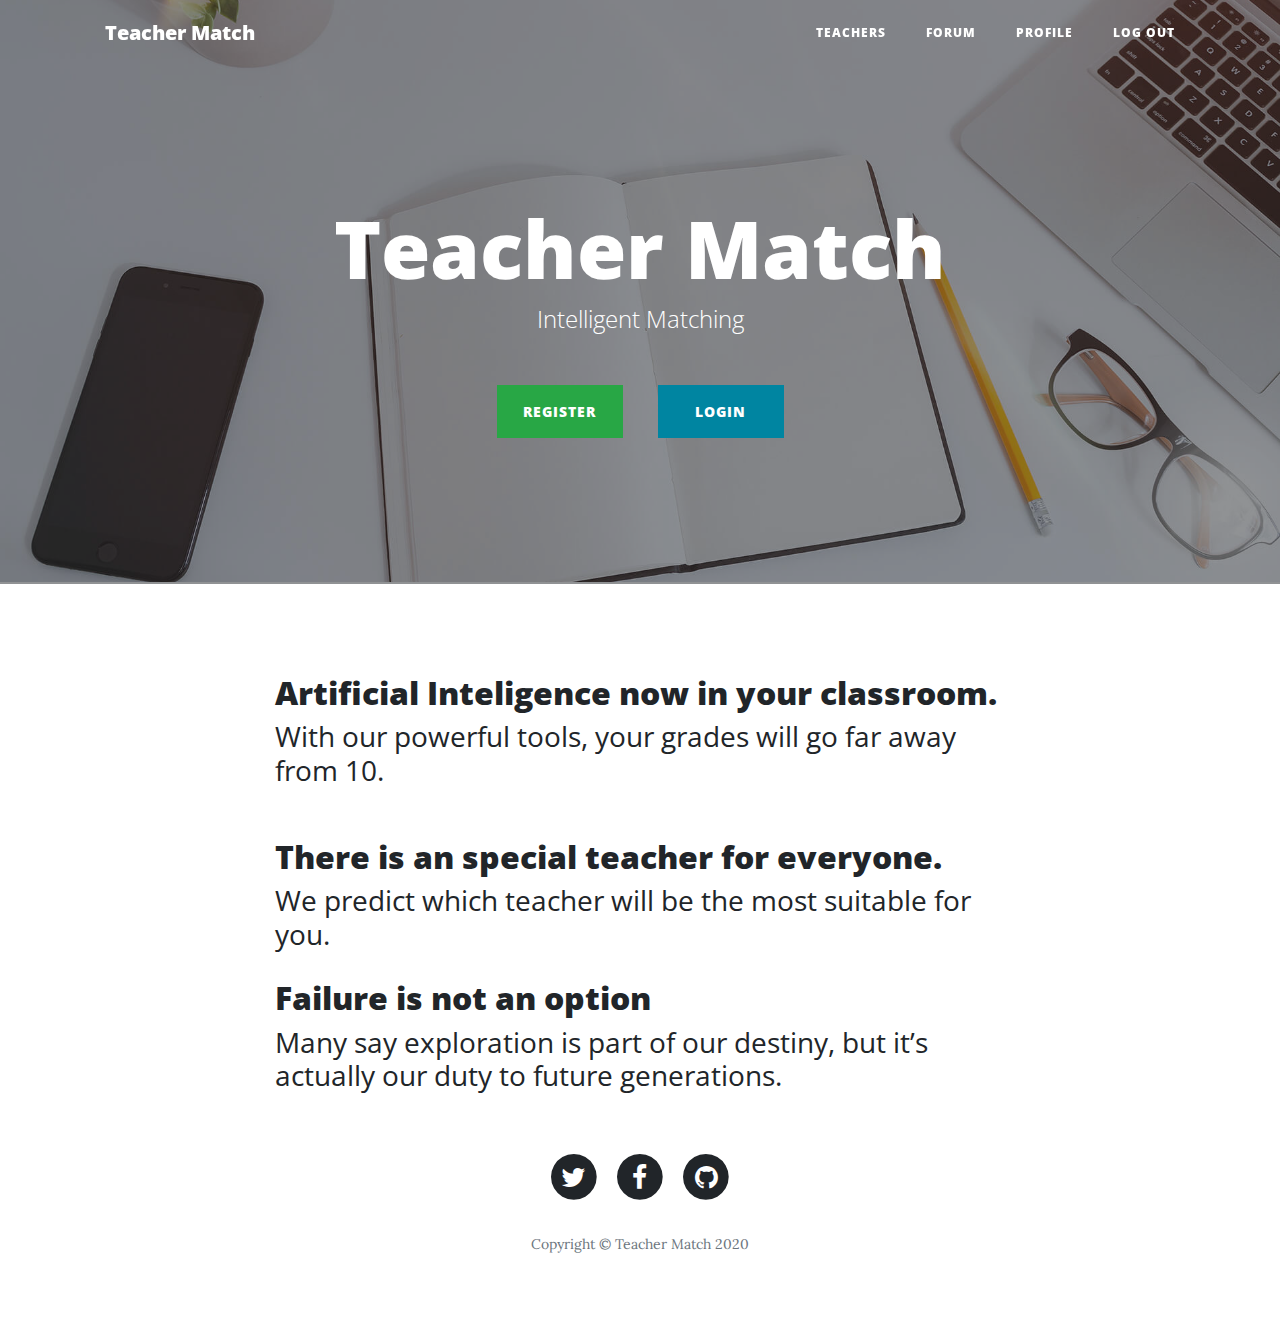
<file: index.html>
<!DOCTYPE html>
<html>

<head>
    <meta charset="utf-8">
    <meta name="viewport" content="width=device-width, initial-scale=1.0, shrink-to-fit=no">
    <title>Home - Brand</title>
    <link rel="stylesheet" href="assets/bootstrap/css/bootstrap.min.css">
    <link rel="stylesheet" href="https://fonts.googleapis.com/css?family=Open+Sans:300italic,400italic,600italic,700italic,800italic,400,300,600,700,800">
    <link rel="stylesheet" href="https://fonts.googleapis.com/css?family=Lora:400,700,400italic,700italic">
    <link rel="stylesheet" href="assets/fonts/font-awesome.min.css">
    <link rel="stylesheet" href="assets/fonts/ionicons.min.css">
    <link rel="stylesheet" href="assets/css/Login-Form-Clean.css">
    <link rel="stylesheet" href="assets/css/Login-Form-Dark.css">
    <link rel="stylesheet" href="assets/css/Registration-Form-with-Photo.css">
</head>

<body>
    <nav class="navbar navbar-light navbar-expand-lg fixed-top" id="mainNav">
        <div class="container"><a class="navbar-brand" href="index.html">Teacher Match</a><button data-toggle="collapse" data-target="#navbarResponsive" class="navbar-toggler" aria-controls="navbarResponsive" aria-expanded="false" aria-label="Toggle navigation"><i class="fa fa-bars"></i></button>
            <div
                class="collapse navbar-collapse" id="navbarResponsive">
                <ul class="nav navbar-nav ml-auto">
                    <li class="nav-item" role="presentation"><a class="nav-link" href="index.html">Teachers</a></li>
                    <li class="nav-item" role="presentation"><a class="nav-link" href="about.html">forum</a></li>
                    <li class="nav-item" role="presentation"><a class="nav-link" href="contact.html">Profile</a></li>
                    <li class="nav-item" role="presentation"><a class="nav-link" href="#">LOG OUT</a></li>
                </ul>
        </div>
        </div>
    </nav>
    <header class="masthead" style="background-image:url('assets/img/home-bg.jpg');">
        <div class="overlay" style="height: 584px;"></div>
        <div class="container" style="height: 582px;">
            <div class="row">
                <div class="col-md-10 col-lg-8 mx-auto">
                    <div class="site-heading">
                        <h1>Teacher Match</h1><span class="subheading">Intelligent Matching</span>
                        <div class="btn-group" role="group" style="margin-top: 53px;"><a class="btn btn-success" role="button" style="margin-right: 36px;width: 126px;" href="register.html">REGISTER</a><a class="btn btn-primary" role="button" style="width: 126px;" href="login.html">LOGIN</a></div>
                    </div>
                </div>
            </div>
        </div>
    </header>
    <div class="container">
        <div class="row" style="padding-top: 22px;">
            <div class="col-md-10 col-lg-8 offset-xl-2 text-left">
                <div class="post-preview">
                    <h2 class="post-title" style="padding-top: 20px;">Artificial Inteligence now in your classroom.</h2><h3 class="post-subtitle"><span style="font-weight: normal;">With our powerful tools, your grades will go far away from 10. </span></h3></div>
                <div class="post-preview">
                    <a href="#">
                        <h2 class="post-title"></h2>
                    </a>
                    <p class="post-meta"></p>
                </div>
                <div class="post-preview">
                    <h2 class="post-title" style="padding-top: 20px;"> There is an special teacher for everyone.</h2><h3 class="post-subtitle"><span style="font-weight: normal;">We predict which teacher will be the most suitable for you.</span></h3></div>
                <div class="post-preview">
                    <h2 class="post-title" style="padding-top: 20px;">Failure is not an option</h2><h3><span style="font-weight: normal;">Many say exploration is part of our destiny, but it’s actually our duty to future generations.</span></h3></div>
            </div>
        </div>
    </div>
    <footer>
        <div class="container">
            <div class="row">
                <div class="col-md-10 col-lg-8 mx-auto">
                    <ul class="list-inline text-center">
                        <li class="list-inline-item"><span class="fa-stack fa-lg"><i class="fa fa-circle fa-stack-2x"></i><i class="fa fa-twitter fa-stack-1x fa-inverse"></i></span></li>
                        <li class="list-inline-item"><span class="fa-stack fa-lg"><i class="fa fa-circle fa-stack-2x"></i><i class="fa fa-facebook fa-stack-1x fa-inverse"></i></span></li>
                        <li class="list-inline-item"><span class="fa-stack fa-lg"><i class="fa fa-circle fa-stack-2x"></i><i class="fa fa-github fa-stack-1x fa-inverse"></i></span></li>
                    </ul>
                    <p class="text-muted copyright">Copyright&nbsp;©&nbsp;Teacher Match 2020</p>
                </div>
            </div>
        </div>
    </footer>
    <script src="assets/js/jquery.min.js"></script>
    <script src="assets/bootstrap/js/bootstrap.min.js"></script>
    <script src="assets/js/buttonCheckbox.js"></script>
    <script src="assets/js/clean-blog.js"></script>
</body>

</html>
</file>
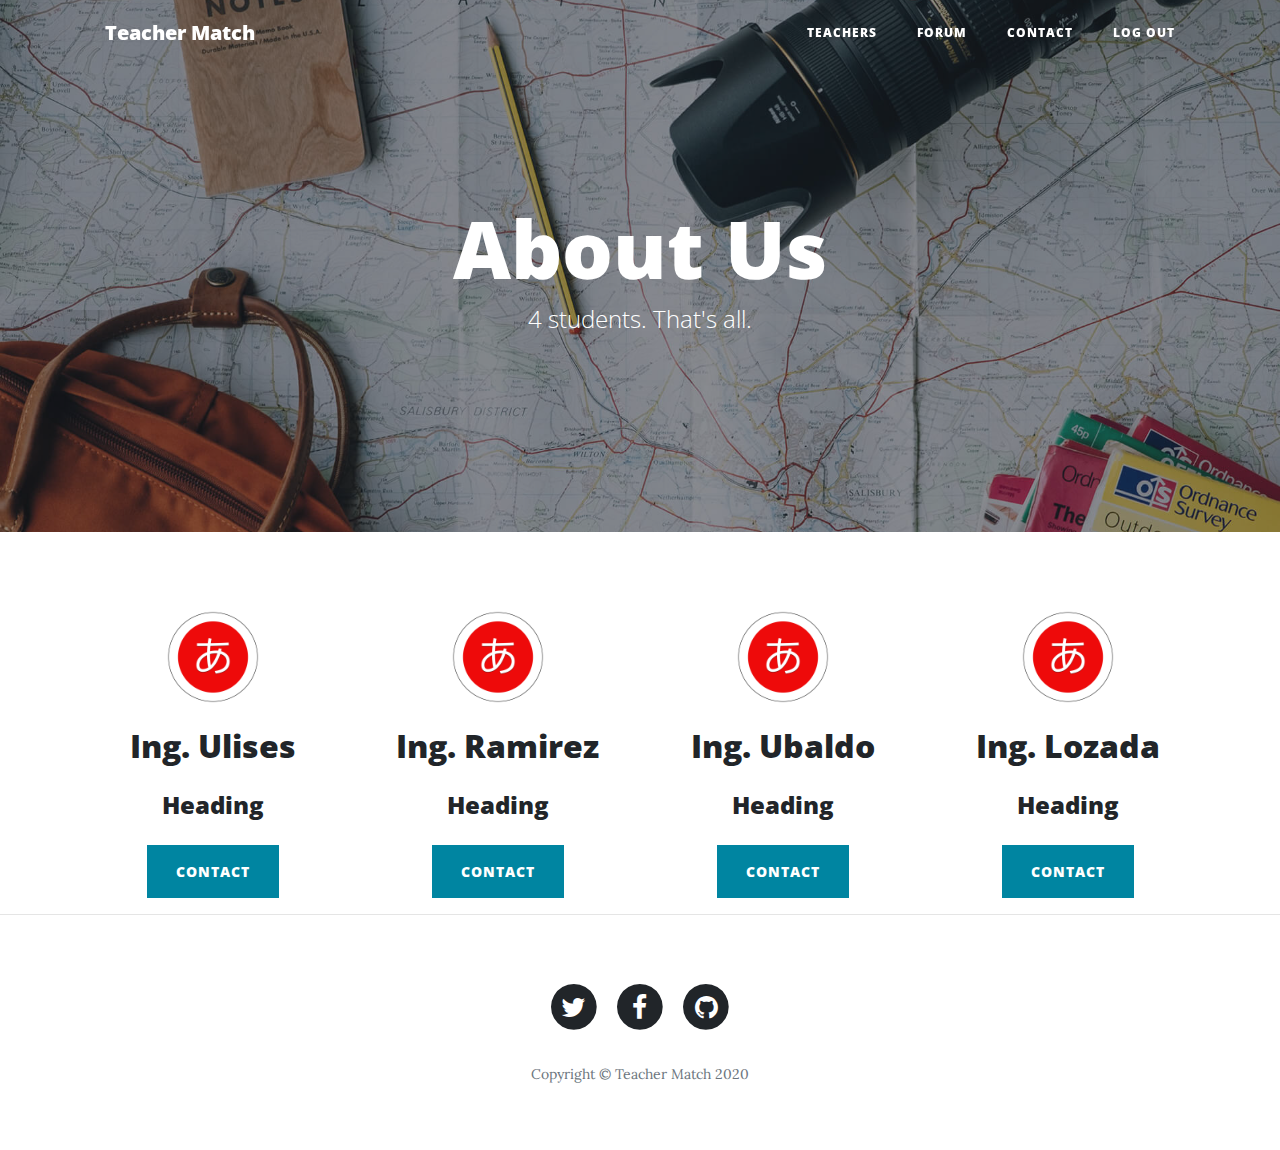
<file: about.html>
<!DOCTYPE html>
<html>

<head>
    <meta charset="utf-8">
    <meta name="viewport" content="width=device-width, initial-scale=1.0, shrink-to-fit=no">
    <title>About us - Brand</title>
    <link rel="stylesheet" href="assets/bootstrap/css/bootstrap.min.css">
    <link rel="stylesheet" href="https://fonts.googleapis.com/css?family=Open+Sans:300italic,400italic,600italic,700italic,800italic,400,300,600,700,800">
    <link rel="stylesheet" href="https://fonts.googleapis.com/css?family=Lora:400,700,400italic,700italic">
    <link rel="stylesheet" href="assets/fonts/font-awesome.min.css">
    <link rel="stylesheet" href="assets/fonts/ionicons.min.css">
    <link rel="stylesheet" href="assets/css/Login-Form-Clean.css">
    <link rel="stylesheet" href="assets/css/Login-Form-Dark.css">
    <link rel="stylesheet" href="assets/css/Registration-Form-with-Photo.css">
</head>

<body>
    <nav class="navbar navbar-light navbar-expand-lg fixed-top" id="mainNav">
        <div class="container"><a class="navbar-brand" href="index.php">Teacher Match</a><button data-toggle="collapse" data-target="#navbarResponsive" class="navbar-toggler" aria-controls="navbarResponsive" aria-expanded="false" aria-label="Toggle navigation"><i class="fa fa-bars"></i></button>
            <div class="collapse navbar-collapse" id="navbarResponsive">
                <ul class="nav navbar-nav ml-auto">
                    <li class="nav-item" role="presentation"><a class="nav-link" href="calificaTeachers.html">Teachers</a></li>
                    <li class="nav-item" role="presentation"><a class="nav-link" href="about.html">forum</a></li>
                    <li class="nav-item" role="presentation"><a class="nav-link" href="contact.html">Contact</a></li>
                    <li class="nav-item" role="presentation"><a class="nav-link" href="#">LOG OUT</a></li>
                </ul>
        </div>
        </div>
    </nav>
    <header class="masthead" style="background-image:url('assets/img/about-bg.jpg');">
        <div class="overlay"></div>
        <div class="container">
            <div class="row">
                <div class="col-md-10 col-lg-8 mx-auto">
                    <div class="site-heading">
                        <h1>About Us</h1><span class="subheading">4 students. That's all.</span></div>
                </div>
            </div>
        </div>
    </header>
    <div class="container">
        <div class="row">
            <div class="col"><img class="rounded-circle d-block m-auto" src="assets/img/newlogoBig.png" style="width: 100px;padding-top: 25px;">
                <h2 class="text-center" style="margin-top: 20px;">Ing. Ulises</h2>
                <h4 class="text-center" style="margin-bottom: 25px;margin-top: 25px;">Heading</h4><button class="btn btn-primary btn-block text-center m-auto" type="button" style="width: 132px;">contact</button></div>
            <div class="col"><img class="rounded-circle d-block m-auto" src="assets/img/newlogoBig.png" style="width: 100px;padding-top: 25px;">
                <h2 class="text-center" style="margin-top: 20px;">Ing. Ramirez</h2>
                <h4 class="text-center" style="margin-top: 25px;margin-bottom: 25px;">Heading</h4><button class="btn btn-primary btn-block text-center m-auto" type="button" style="width: 132px;">contact</button></div>
            <div class="col"><img class="rounded-circle d-block m-auto" src="assets/img/newlogoBig.png" style="width: 100px;padding-top: 25px;">
                <h2 class="text-center" style="margin-top: 20px;">Ing. Ubaldo</h2>
                <h4 class="text-center" style="margin-top: 25px;margin-bottom: 25px;">Heading</h4><button class="btn btn-primary btn-block text-center m-auto" type="button" style="width: 132px;">contact</button></div>
            <div class="col"><img class="rounded-circle d-block m-auto" src="assets/img/newlogoBig.png" style="width: 100px;padding-top: 25px;">
                <h2 class="text-center" style="margin-top: 20px;">Ing. Lozada</h2>
                <h4 class="text-center" style="margin-top: 25px;margin-bottom: 25px;">Heading</h4><button class="btn btn-primary btn-block text-center m-auto" type="button" style="width: 132px;">contact</button></div>
        </div>
    </div>
    <hr>
    <footer>
        <div class="container">
            <div class="row">
                <div class="col-md-10 col-lg-8 mx-auto">
                    <ul class="list-inline text-center">
                        <li class="list-inline-item"><span class="fa-stack fa-lg"><i class="fa fa-circle fa-stack-2x"></i><i class="fa fa-twitter fa-stack-1x fa-inverse"></i></span></li>
                        <li class="list-inline-item"><span class="fa-stack fa-lg"><i class="fa fa-circle fa-stack-2x"></i><i class="fa fa-facebook fa-stack-1x fa-inverse"></i></span></li>
                        <li class="list-inline-item"><span class="fa-stack fa-lg"><i class="fa fa-circle fa-stack-2x"></i><i class="fa fa-github fa-stack-1x fa-inverse"></i></span></li>
                    </ul>
                    <p class="text-muted copyright">Copyright&nbsp;©&nbsp;Teacher Match 2020</p>
                </div>
            </div>
        </div>
    </footer>
    <script src="assets/js/jquery.min.js"></script>
    <script src="assets/bootstrap/js/bootstrap.min.js"></script>
    <script src="assets/js/buttonCheckbox.js"></script>
    <script src="assets/js/clean-blog.js"></script>
</body>

</html>
</file>
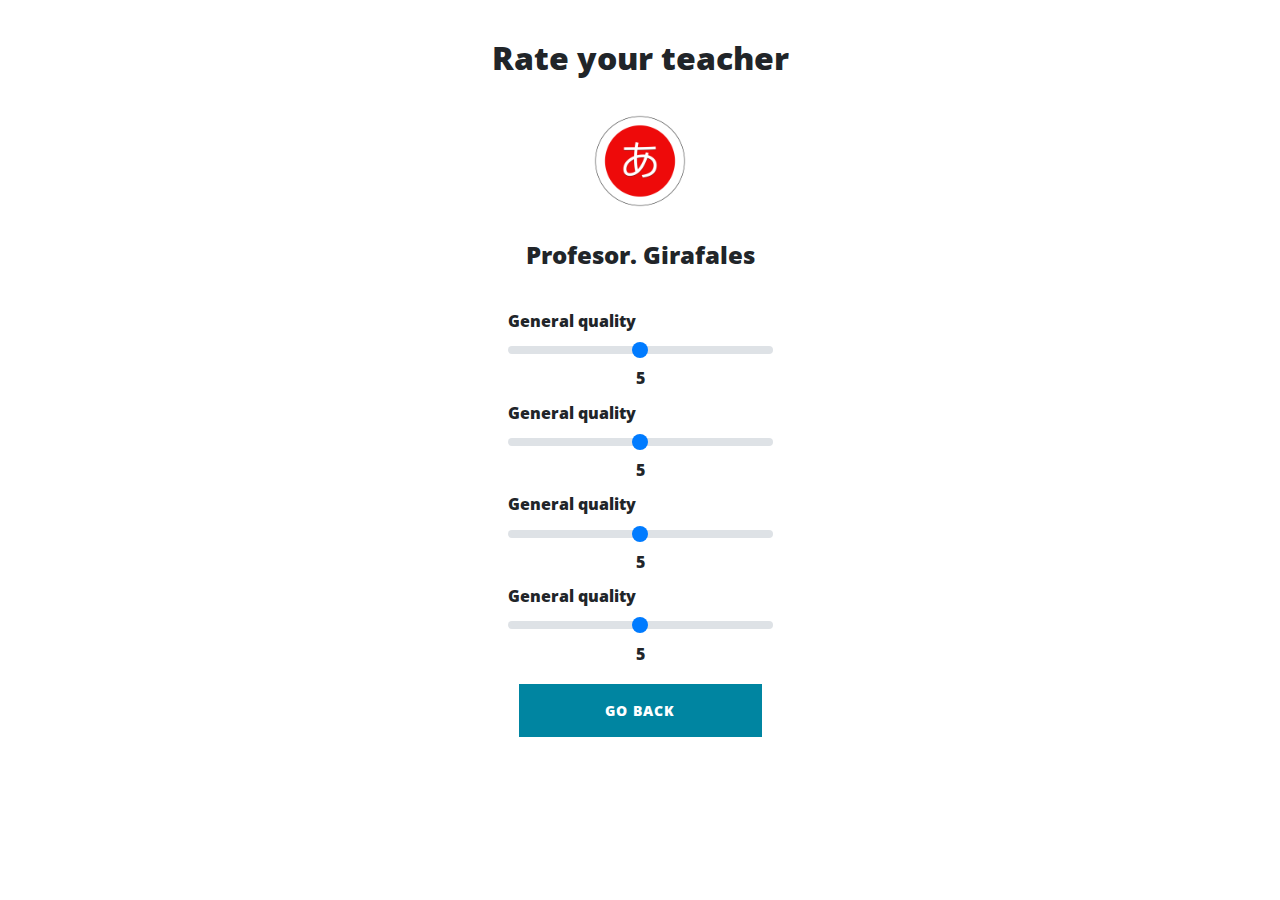
<file: califica.html>
<!DOCTYPE html>
<html>

<head>
    <meta charset="utf-8">
    <meta name="viewport" content="width=device-width, initial-scale=1.0, shrink-to-fit=no">
    <title>teachmatch</title>
    <link rel="stylesheet" href="assets/bootstrap/css/bootstrap.min.css">
    <link rel="stylesheet" href="https://fonts.googleapis.com/css?family=Open+Sans:300italic,400italic,600italic,700italic,800italic,400,300,600,700,800">
    <link rel="stylesheet" href="https://fonts.googleapis.com/css?family=Lora:400,700,400italic,700italic">
    <link rel="stylesheet" href="assets/fonts/font-awesome.min.css">
    <link rel="stylesheet" href="assets/fonts/ionicons.min.css">
    <link rel="stylesheet" href="assets/css/Login-Form-Clean.css">
    <link rel="stylesheet" href="assets/css/Login-Form-Dark.css">
    <link rel="stylesheet" href="assets/css/Registration-Form-with-Photo.css">
</head>

<body>
    <h2 class="text-center" style="height: 64px;margin-top: 39px;">Rate your teacher</h2>
    <form style="padding-right: 100px;padding-left: 100px;max-height: 400px;">
        <div class="container" style="max-width: 338px;"><img class="d-block m-auto" src="assets/img/newlogoBig.png" style="width: 100px;">
            <div class="d-block m-auto" style="max-width: 265px;padding-bottom: 15px;">
                <h4 class="text-center" style="max-width: 381px;padding-top: 30px;">Profesor. Girafales</h4>
                <h6 class="text-left" style="padding-top: 34px;">General quality</h6><input class="custom-range" type="range" required="" min="0" max="10" value="5" step="1" onchange="updateTextInput(this.value,&#39;value1&#39;);" style="max-width: 300px;margin-left: 0px;">
                <h6 class="text-center" id="value1" style="margin-top: 0px;margin-bottom: 0px;">5</h6>
            </div>
            <div class="d-block m-auto" style="max-width: 265px;padding-bottom: 15px;">
                <h6 class="text-left">General quality</h6><input class="custom-range" type="range" required="" min="0" max="10" value="5" step="1" onchange="updateTextInput(this.value,&#39;value2&#39;);" style="max-width: 300px;margin-left: 0px;">
                <h6 class="text-center" id="value2" style="margin-top: 0px;margin-bottom: 0px;">5</h6>
            </div>
            <div class="d-block m-auto" style="max-width: 265px;padding-bottom: 15px;">
                <h6 class="text-left">General quality</h6><input class="custom-range" type="range" required="" min="0" max="10" value="5" step="1" onchange="updateTextInput(this.value,&#39;value3&#39;);" style="max-width: 300px;margin-left: 0px;">
                <h6 class="text-center" id="value3" style="margin-top: 0px;margin-bottom: 0px;">5</h6>
            </div>
            <div class="d-block m-auto" style="max-width: 265px;">
                <h6 class="text-left">General quality</h6><input class="custom-range" type="range" required="" min="0" max="10" value="5" step="1" onchange="updateTextInput(this.value,&#39;value4&#39;);" style="max-width: 300px;margin-left: 0px;">
                <h6 class="text-center" id="value4" style="margin-top: 0px;margin-bottom: 0px;padding-bottom: 20px;">5</h6>
            </div><button class="btn btn-primary btn-block m-auto" type="submit" style="max-width: 243px;margin-bottom: 29px;">go back</button></div>
    </form>
    <script src="assets/js/jquery.min.js"></script>
    <script src="assets/bootstrap/js/bootstrap.min.js"></script>
    <script src="assets/js/buttonCheckbox.js"></script>
    <script src="assets/js/clean-blog.js"></script>
</body>

</html>
</file>
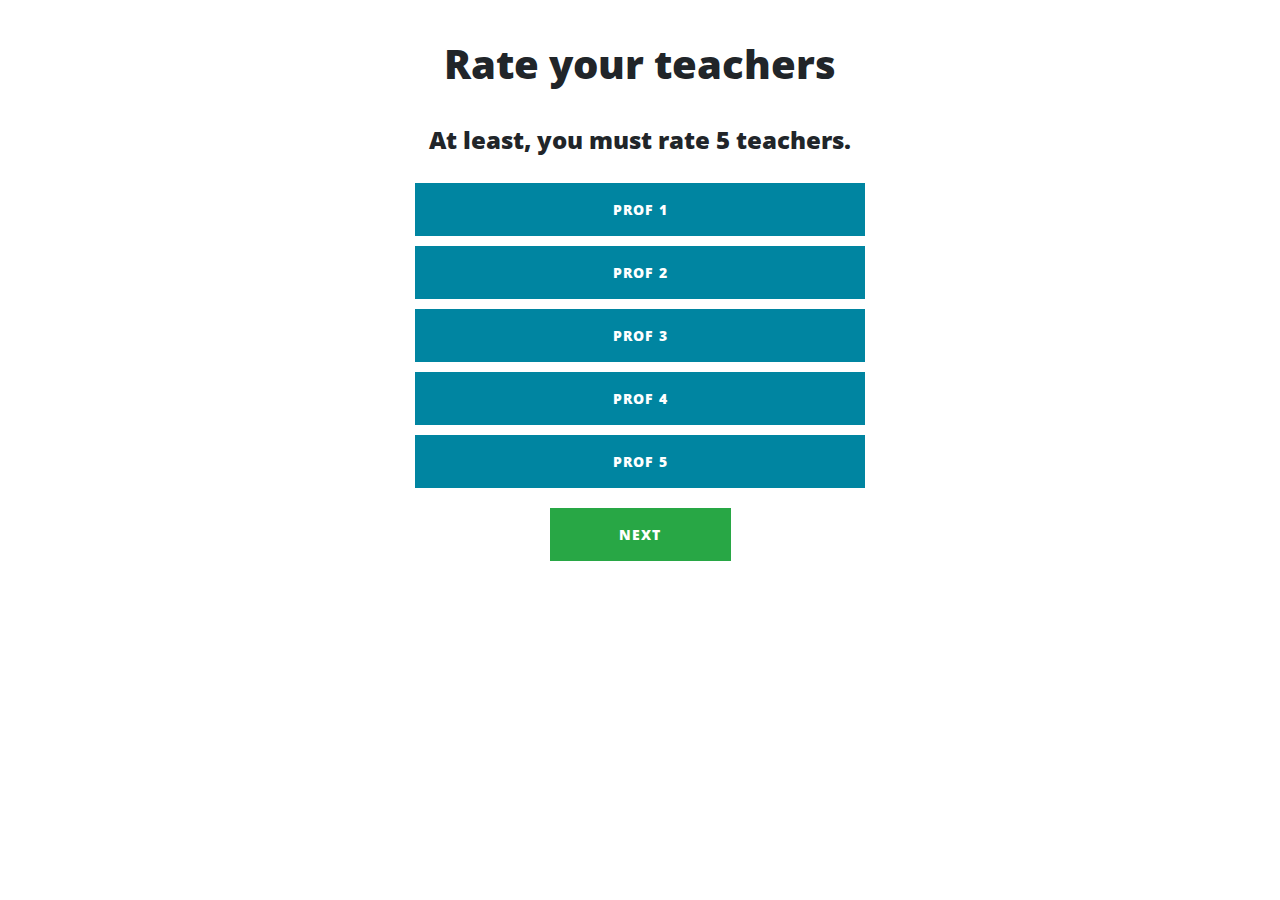
<file: calificaTeachers.html>
<!DOCTYPE html>
<html>

<head>
    <meta charset="utf-8">
    <meta name="viewport" content="width=device-width, initial-scale=1.0, shrink-to-fit=no">
    <title>teachmatch</title>
    <link rel="stylesheet" href="assets/bootstrap/css/bootstrap.min.css">
    <link rel="stylesheet" href="https://fonts.googleapis.com/css?family=Open+Sans:300italic,400italic,600italic,700italic,800italic,400,300,600,700,800">
    <link rel="stylesheet" href="https://fonts.googleapis.com/css?family=Lora:400,700,400italic,700italic">
    <link rel="stylesheet" href="assets/fonts/font-awesome.min.css">
    <link rel="stylesheet" href="assets/fonts/ionicons.min.css">
    <link rel="stylesheet" href="assets/css/Login-Form-Clean.css">
    <link rel="stylesheet" href="assets/css/Login-Form-Dark.css">
    <link rel="stylesheet" href="assets/css/Registration-Form-with-Photo.css">
</head>

<body>
    <h1 class="text-center" style="padding-top: 40px;padding-bottom: 30px;">Rate your teachers</h1>
    <h4 class="text-center">At least, you must rate 5 teachers.</h4>
    <div class="container" style="padding-top: 20px;padding-bottom: 20px;">
        <div class="row">
            <div class="col" style="margin-bottom: 10px;"><a class="btn btn-primary btn-block m-auto" role="button" style="margin-bottom: 10px;max-width: 450px;min-width: 250px;" href="califica.html">PROF 1</a></div>
        </div>
        <div class="row">
            <div class="col" style="margin-bottom: 10px;"><a class="btn btn-primary btn-block m-auto" role="button" style="margin-bottom: 10px;min-width: 250px;max-width: 450px;" href="califica.html">PROF 2</a></div>
        </div>
        <div class="row">
            <div class="col" style="margin-bottom: 10px;"><a class="btn btn-primary btn-block m-auto" role="button" style="margin-bottom: 10px;min-width: 250px;max-width: 450px;" href="califica.html">PROF 3</a></div>
        </div>
        <div class="row">
            <div class="col" style="margin-bottom: 10px;"><a class="btn btn-primary btn-block m-auto" role="button" style="margin-bottom: 10px;min-width: 250px;max-width: 450px;" href="califica.html">PROF 4</a></div>
        </div>
        <div class="row">
            <div class="col"><a class="btn btn-primary btn-block m-auto" role="button" href="califica.html" style="min-width: 250px;max-width: 450px;">PROF 5</a></div>
        </div>
    </div>
    <div class="container"><button class="btn btn-success btn-block m-auto" type="button" style="width: 181px;">next</button></div>
    <script src="assets/js/jquery.min.js"></script>
    <script src="assets/bootstrap/js/bootstrap.min.js"></script>
    <script src="assets/js/buttonCheckbox.js"></script>
    <script src="assets/js/clean-blog.js"></script>
</body>

</html>
</file>
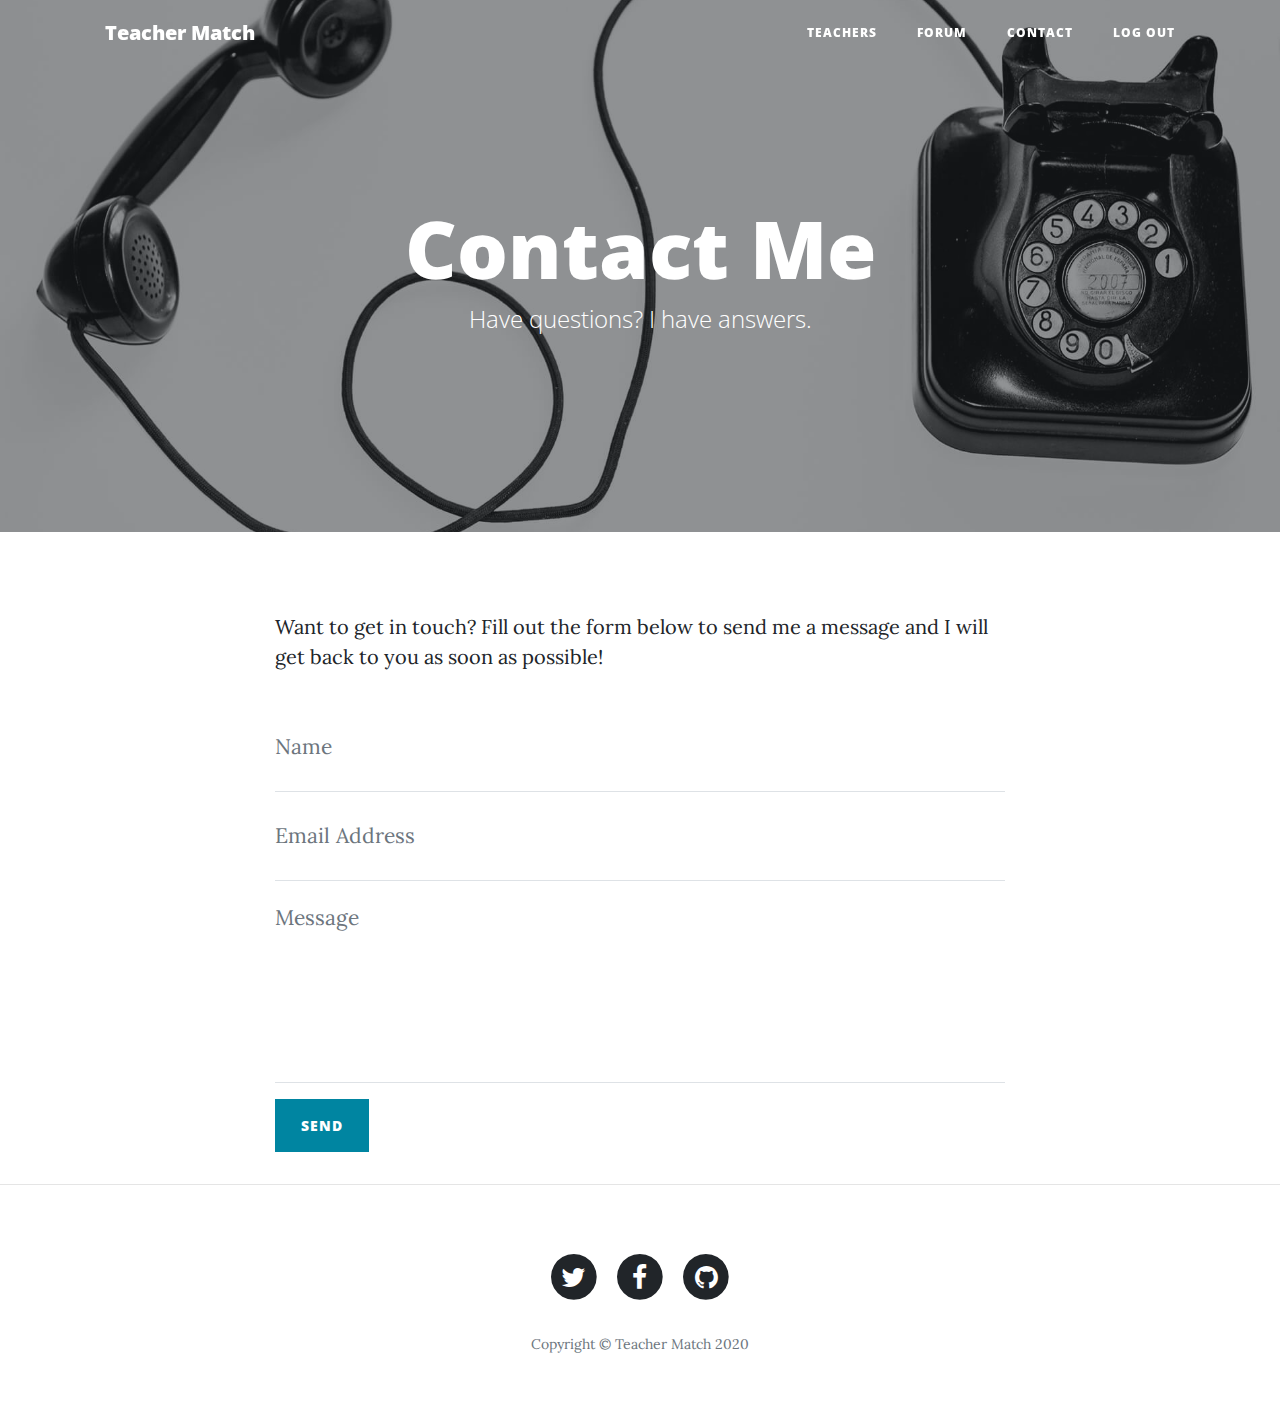
<file: contact.html>
<!DOCTYPE html>
<html>

<head>
    <meta charset="utf-8">
    <meta name="viewport" content="width=device-width, initial-scale=1.0, shrink-to-fit=no">
    <title>Contact us - Brand</title>
    <link rel="stylesheet" href="assets/bootstrap/css/bootstrap.min.css">
    <link rel="stylesheet" href="https://fonts.googleapis.com/css?family=Open+Sans:300italic,400italic,600italic,700italic,800italic,400,300,600,700,800">
    <link rel="stylesheet" href="https://fonts.googleapis.com/css?family=Lora:400,700,400italic,700italic">
    <link rel="stylesheet" href="assets/fonts/font-awesome.min.css">
    <link rel="stylesheet" href="assets/fonts/ionicons.min.css">
    <link rel="stylesheet" href="assets/css/Login-Form-Clean.css">
    <link rel="stylesheet" href="assets/css/Login-Form-Dark.css">
    <link rel="stylesheet" href="assets/css/Registration-Form-with-Photo.css">
</head>

<body>
    <nav class="navbar navbar-light navbar-expand-lg fixed-top" id="mainNav">
        <div class="container"><a class="navbar-brand" href="index.php">Teacher Match</a><button data-toggle="collapse" data-target="#navbarResponsive" class="navbar-toggler" aria-controls="navbarResponsive" aria-expanded="false" aria-label="Toggle navigation"><i class="fa fa-bars"></i></button>
            <div
                class="collapse navbar-collapse" id="navbarResponsive">
                <ul class="nav navbar-nav ml-auto">
                    <li class="nav-item" role="presentation"><a class="nav-link" href="index.html">Teachers</a></li>
                    <li class="nav-item" role="presentation"><a class="nav-link" href="about.html">forum</a></li>
                    <li class="nav-item" role="presentation"><a class="nav-link" href="contact.html">Contact</a></li>
                    <li class="nav-item" role="presentation"><a class="nav-link" href="#">LOG OUT</a></li>
                </ul>
        </div>
        </div>
    </nav>
    <header class="masthead" style="background-image:url('assets/img/contact-bg.jpg');">
        <div class="overlay"></div>
        <div class="container">
            <div class="row">
                <div class="col-md-10 col-lg-8 mx-auto">
                    <div class="site-heading">
                        <h1>Contact Me</h1><span class="subheading">Have questions? I have answers.</span></div>
                </div>
            </div>
        </div>
    </header>
    <div class="container">
        <div class="row">
            <div class="col-md-10 col-lg-8 mx-auto">
                <p>Want to get in touch? Fill out the form below to send me a message and I will get back to you as soon as possible!</p>
                <form id="contactForm" name="sentMessage" novalidate="novalidate">
                    <div class="control-group">
                        <div class="form-group floating-label-form-group controls"><label>Name</label><input class="form-control" type="text" id="name" required="" placeholder="Name"><small class="form-text text-danger help-block"></small></div>
                    </div>
                    <div class="control-group">
                        <div class="form-group floating-label-form-group controls"><label>Email Address</label><input class="form-control" type="email" id="email" required="" placeholder="Email Address"><small class="form-text text-danger help-block"></small></div>
                    </div>
                    <div class="control-group"></div>
                    <div class="control-group">
                        <div class="form-group floating-label-form-group controls mb-3"><label>Message</label><textarea class="form-control" id="message" data-validation-required-message="Please enter a message." required="" placeholder="Message" rows="5"></textarea><small class="form-text text-danger help-block"></small></div>
                    </div>
                    <div id="success"></div>
                    <div class="form-group"><button class="btn btn-primary" id="sendMessageButton" type="submit">Send</button></div>
                </form>
            </div>
        </div>
    </div>
    <hr>
    <footer>
        <div class="container">
            <div class="row">
                <div class="col-md-10 col-lg-8 mx-auto">
                    <ul class="list-inline text-center">
                        <li class="list-inline-item"><span class="fa-stack fa-lg"><i class="fa fa-circle fa-stack-2x"></i><i class="fa fa-twitter fa-stack-1x fa-inverse"></i></span></li>
                        <li class="list-inline-item"><span class="fa-stack fa-lg"><i class="fa fa-circle fa-stack-2x"></i><i class="fa fa-facebook fa-stack-1x fa-inverse"></i></span></li>
                        <li class="list-inline-item"><span class="fa-stack fa-lg"><i class="fa fa-circle fa-stack-2x"></i><i class="fa fa-github fa-stack-1x fa-inverse"></i></span></li>
                    </ul>
                    <p class="text-muted copyright">Copyright&nbsp;©&nbsp;Teacher Match 2020</p>
                </div>
            </div>
        </div>
    </footer>
    <script src="assets/js/jquery.min.js"></script>
    <script src="assets/bootstrap/js/bootstrap.min.js"></script>
    <script src="assets/js/buttonCheckbox.js"></script>
    <script src="assets/js/clean-blog.js"></script>
</body>

</html>
</file>
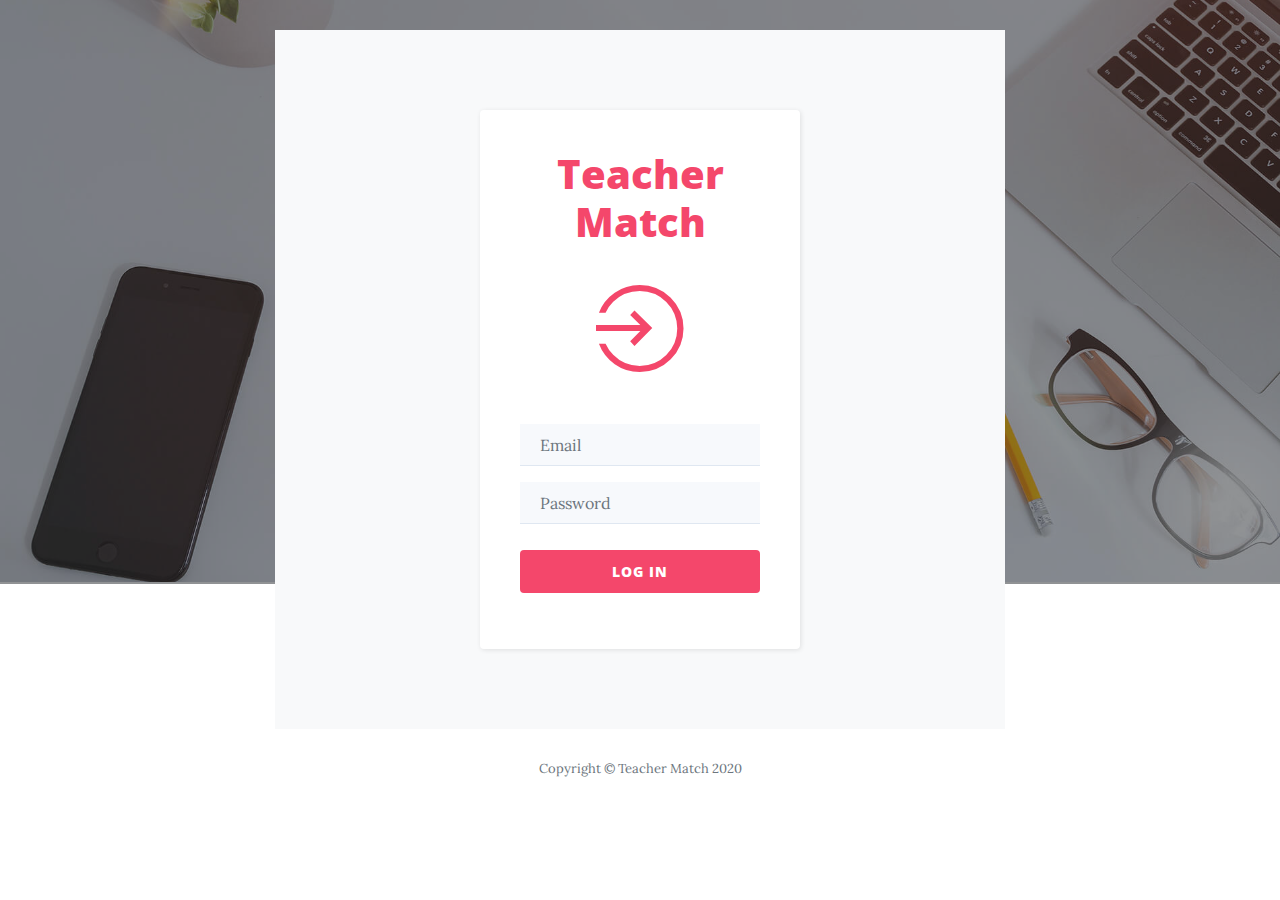
<file: login.html>
<!DOCTYPE html>
<html>

<head>
    <meta charset="utf-8">
    <meta name="viewport" content="width=device-width, initial-scale=1.0, shrink-to-fit=no">
    <title>teachmatch</title>
    <link rel="stylesheet" href="assets/bootstrap/css/bootstrap.min.css">
    <link rel="stylesheet" href="https://fonts.googleapis.com/css?family=Open+Sans:300italic,400italic,600italic,700italic,800italic,400,300,600,700,800">
    <link rel="stylesheet" href="https://fonts.googleapis.com/css?family=Lora:400,700,400italic,700italic">
    <link rel="stylesheet" href="assets/fonts/font-awesome.min.css">
    <link rel="stylesheet" href="assets/fonts/ionicons.min.css">
    <link rel="stylesheet" href="assets/css/Login-Form-Clean.css">
    <link rel="stylesheet" href="assets/css/Login-Form-Dark.css">
    <link rel="stylesheet" href="assets/css/Registration-Form-with-Photo.css">
</head>

<body>

    <header class="masthead" style="background-image:url('assets/img/home-bg.jpg');">
        <div class="overlay" style="height: 584px;"></div>
        <div class="container" style="height: 582px;">
            <div class="row">
                <div class="col-md-10 col-lg-8 mx-auto">
                    <div class="bg-light login-clean" style="margin-top: 30px;">
                        <form action="Controller/login.php  " method="post">
                            <h2 class="sr-only">Login Form</h2>
                            <div class="illustration">
                                <h1>Teacher Match</h1><i class="icon ion-log-in"></i>
                            </div>
                            <div class="form-group"><input class="form-control" type="email" name="email" placeholder="Email" id="email" required></div>
                            <div class="form-group"><input class="form-control" type="password" name="password" placeholder="Password" required></div>
                            <!-- <div class='alert alert-danger' style='padding: 0; line-height: 15px; font-size:15px; text-align: center;'>
                                <a href='#email' class='alert-link' style='text-decoration: none;'>Usuario no registrado.</a>                        
                            </div> -->
                            <div class="form-group"><button class="btn btn-primary btn-block" type="submit">Log In</button></div></form>
                    </div>
                    <div class="container" style="text-align: center; font-size: 13px; color: #6c757d!important;">
                        <p>Copyright&nbsp;©&nbsp;Teacher Match 2020<br></p>
                    </div>
                    <!-- <div class="site-heading">
                        
                    </div> -->
                </div>
            </div>
        </div>
    </header>

    <script src="assets/js/jquery.min.js"></script>
    <script src="assets/bootstrap/js/bootstrap.min.js"></script>
    <script src="assets/js/buttonCheckbox.js"></script>
    <script src="assets/js/clean-blog.js"></script>
</body>

</html>
</file>
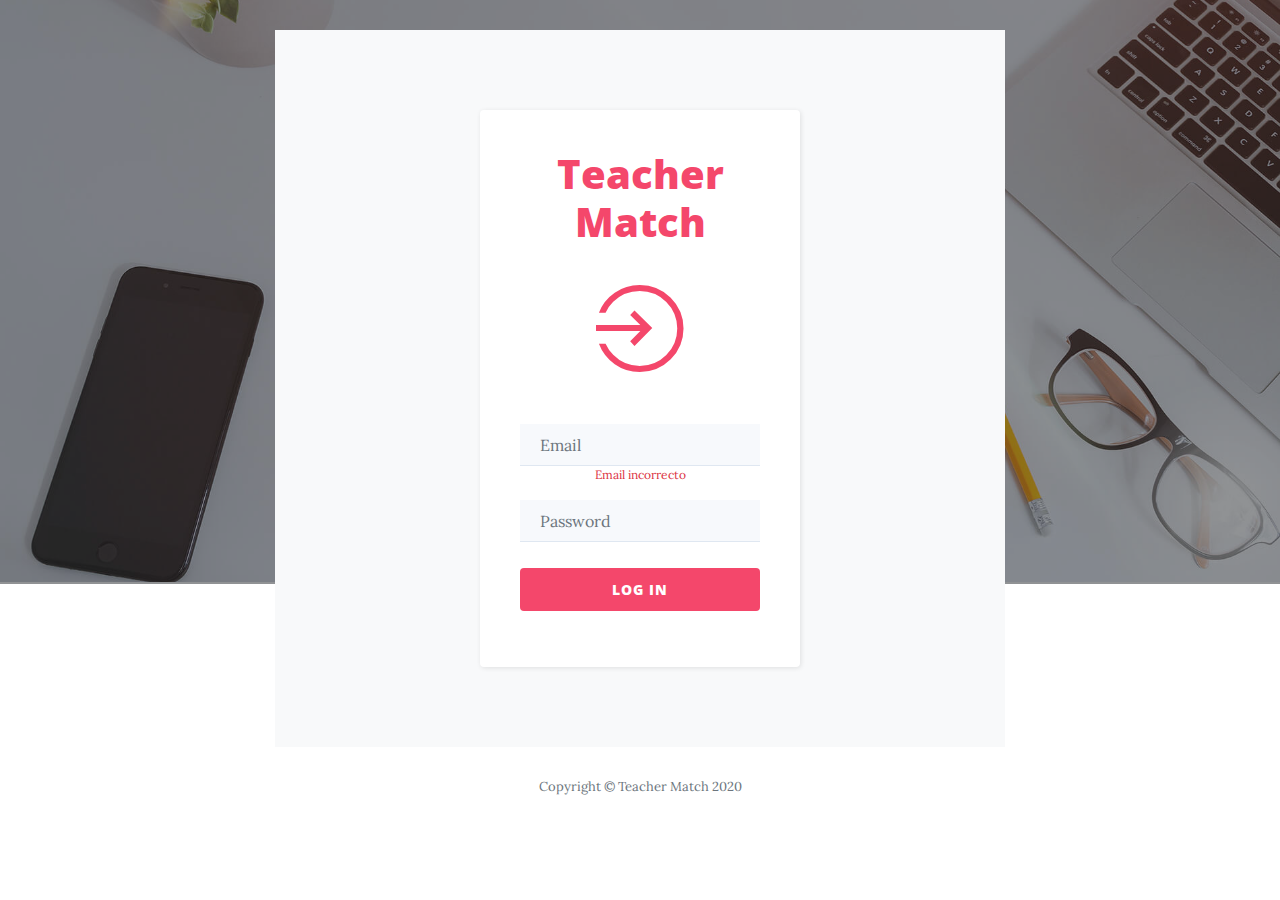
<file: loginEmailWrong.html>
<!DOCTYPE html>
<html>

<head>
    <meta charset="utf-8">
    <meta name="viewport" content="width=device-width, initial-scale=1.0, shrink-to-fit=no">
    <title>teachmatch</title>
    <link rel="stylesheet" href="assets/bootstrap/css/bootstrap.min.css">
    <link rel="stylesheet" href="https://fonts.googleapis.com/css?family=Open+Sans:300italic,400italic,600italic,700italic,800italic,400,300,600,700,800">
    <link rel="stylesheet" href="https://fonts.googleapis.com/css?family=Lora:400,700,400italic,700italic">
    <link rel="stylesheet" href="assets/fonts/font-awesome.min.css">
    <link rel="stylesheet" href="assets/fonts/ionicons.min.css">
    <link rel="stylesheet" href="assets/css/Login-Form-Clean.css">
    <link rel="stylesheet" href="assets/css/Login-Form-Dark.css">
    <link rel="stylesheet" href="assets/css/Registration-Form-with-Photo.css">
</head>

<body>

    <header class="masthead" style="background-image:url('assets/img/home-bg.jpg');">
        <div class="overlay" style="height: 584px;"></div>
        <div class="container" style="height: 582px;">
            <div class="row">
                <div class="col-md-10 col-lg-8 mx-auto">
                    <div class="bg-light login-clean" style="margin-top: 30px;">
                        <form action="Controller/login.php  " method="post">
                            <h2 class="sr-only">Login Form</h2>
                            <div class="illustration">
                                <h1>Teacher Match</h1><i class="icon ion-log-in"></i>
                            </div>
                            <div class="form-group">
                                <input class="form-control" type="email" name="email" placeholder="Email" id="email" required>
                                <p class="text-danger" style="font-size:12px; text-align: center; margin: 0px; padding: 0px;">Email incorrecto</p>
                            </div>
                            <div class="form-group"><input class="form-control" type="password" name="password" placeholder="Password" required></div>
                            <!-- <div class='alert alert-danger' style='padding: 0; line-height: 15px; font-size:15px; text-align: center;'>
                                <a href='#email' class='alert-link' style='text-decoration: none;'>Usuario no registrado.</a>                        
                            </div> -->
                            <div class="form-group"><button class="btn btn-primary btn-block" type="submit">Log In</button></div></form>
                    </div>
                    <div class="container" style="text-align: center; font-size: 13px; color: #6c757d!important;">
                        <p>Copyright&nbsp;©&nbsp;Teacher Match 2020<br></p>
                    </div>
                    <!-- <div class="site-heading">
                        
                    </div> -->
                </div>
            </div>
        </div>
    </header>

    <script src="assets/js/jquery.min.js"></script>
    <script src="assets/bootstrap/js/bootstrap.min.js"></script>
    <script src="assets/js/buttonCheckbox.js"></script>
    <script src="assets/js/clean-blog.js"></script>
</body>

</html>
</file>
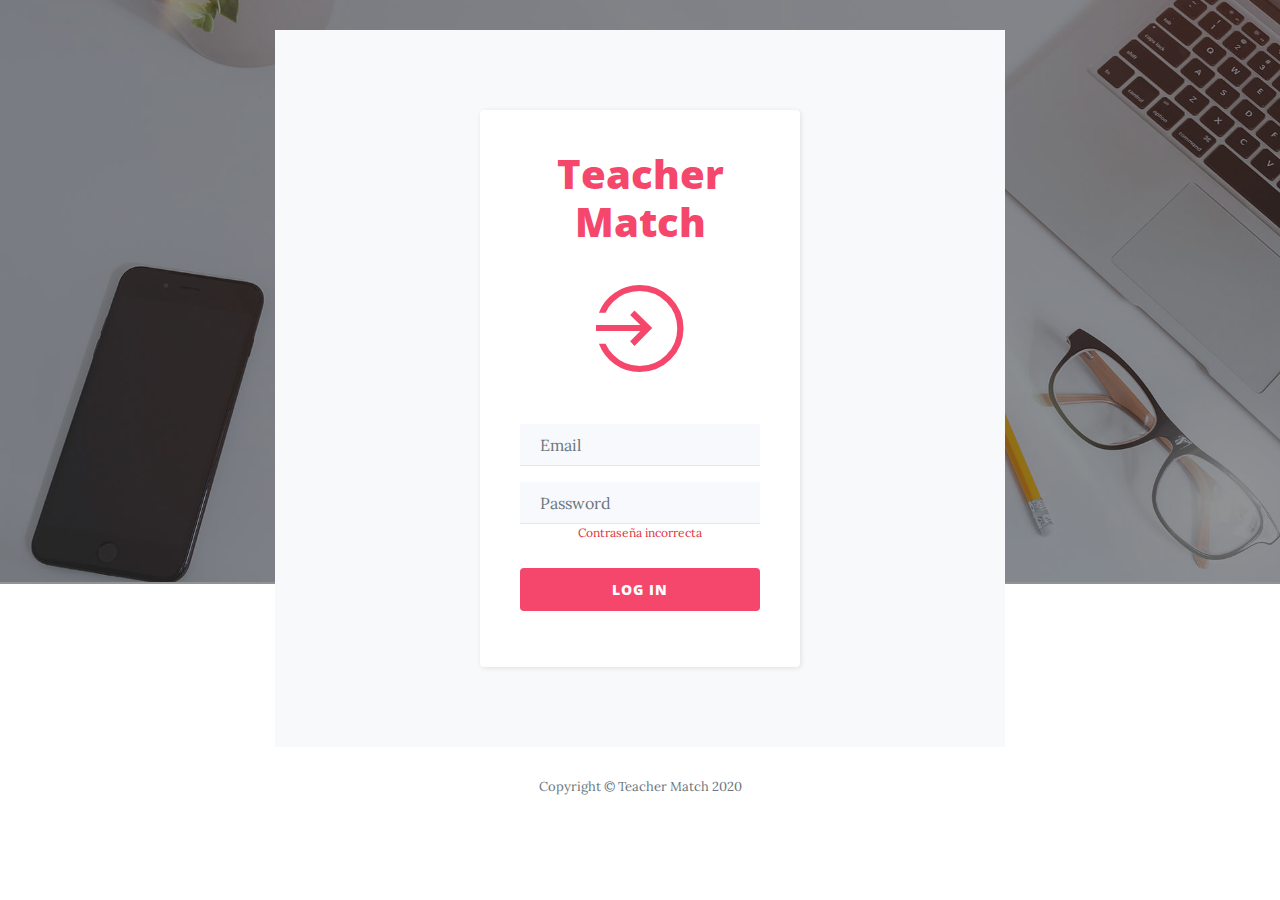
<file: loginPassWrong.html>
<!DOCTYPE html>
<html>

<head>
    <meta charset="utf-8">
    <meta name="viewport" content="width=device-width, initial-scale=1.0, shrink-to-fit=no">
    <title>teachmatch</title>
    <link rel="stylesheet" href="assets/bootstrap/css/bootstrap.min.css">
    <link rel="stylesheet" href="https://fonts.googleapis.com/css?family=Open+Sans:300italic,400italic,600italic,700italic,800italic,400,300,600,700,800">
    <link rel="stylesheet" href="https://fonts.googleapis.com/css?family=Lora:400,700,400italic,700italic">
    <link rel="stylesheet" href="assets/fonts/font-awesome.min.css">
    <link rel="stylesheet" href="assets/fonts/ionicons.min.css">
    <link rel="stylesheet" href="assets/css/Login-Form-Clean.css">
    <link rel="stylesheet" href="assets/css/Login-Form-Dark.css">
    <link rel="stylesheet" href="assets/css/Registration-Form-with-Photo.css">
</head>

<body>

    <header class="masthead" style="background-image:url('assets/img/home-bg.jpg');">
        <div class="overlay" style="height: 584px;"></div>
        <div class="container" style="height: 582px;">
            <div class="row">
                <div class="col-md-10 col-lg-8 mx-auto">
                    <div class="bg-light login-clean" style="margin-top: 30px;">
                        <form action="Controller/login.php  " method="post">
                            <h2 class="sr-only">Login Form</h2>
                            <div class="illustration">
                                <h1>Teacher Match</h1><i class="icon ion-log-in"></i>
                            </div>
                            <div class="form-group"><input class="form-control" type="email" name="email" placeholder="Email" id="email" required></div>
                            <div class="form-group">
                                <input class="form-control" type="password" name="password" placeholder="Password" required>
                                <p class="text-danger" style="font-size:12px; text-align: center; margin: 0px;">Contraseña incorrecta</p>
                            </div>
                            <!-- <div class='alert alert-danger' style='padding: 0; line-height: 15px; font-size:15px; text-align: center;'>
                                <a href='#email' class='alert-link' style='text-decoration: none;'>Usuario no registrado.</a>                        
                            </div> -->
                            <div class="form-group"><button class="btn btn-primary btn-block" type="submit">Log In</button></div></form>
                    </div>
                    <div class="container" style="text-align: center; font-size: 13px; color: #6c757d!important;">
                        <p>Copyright&nbsp;©&nbsp;Teacher Match 2020<br></p>
                    </div>
                    <!-- <div class="site-heading">
                        
                    </div> -->
                </div>
            </div>
        </div>
    </header>

    <script src="assets/js/jquery.min.js"></script>
    <script src="assets/bootstrap/js/bootstrap.min.js"></script>
    <script src="assets/js/buttonCheckbox.js"></script>
    <script src="assets/js/clean-blog.js"></script>
</body>

</html>
</file>
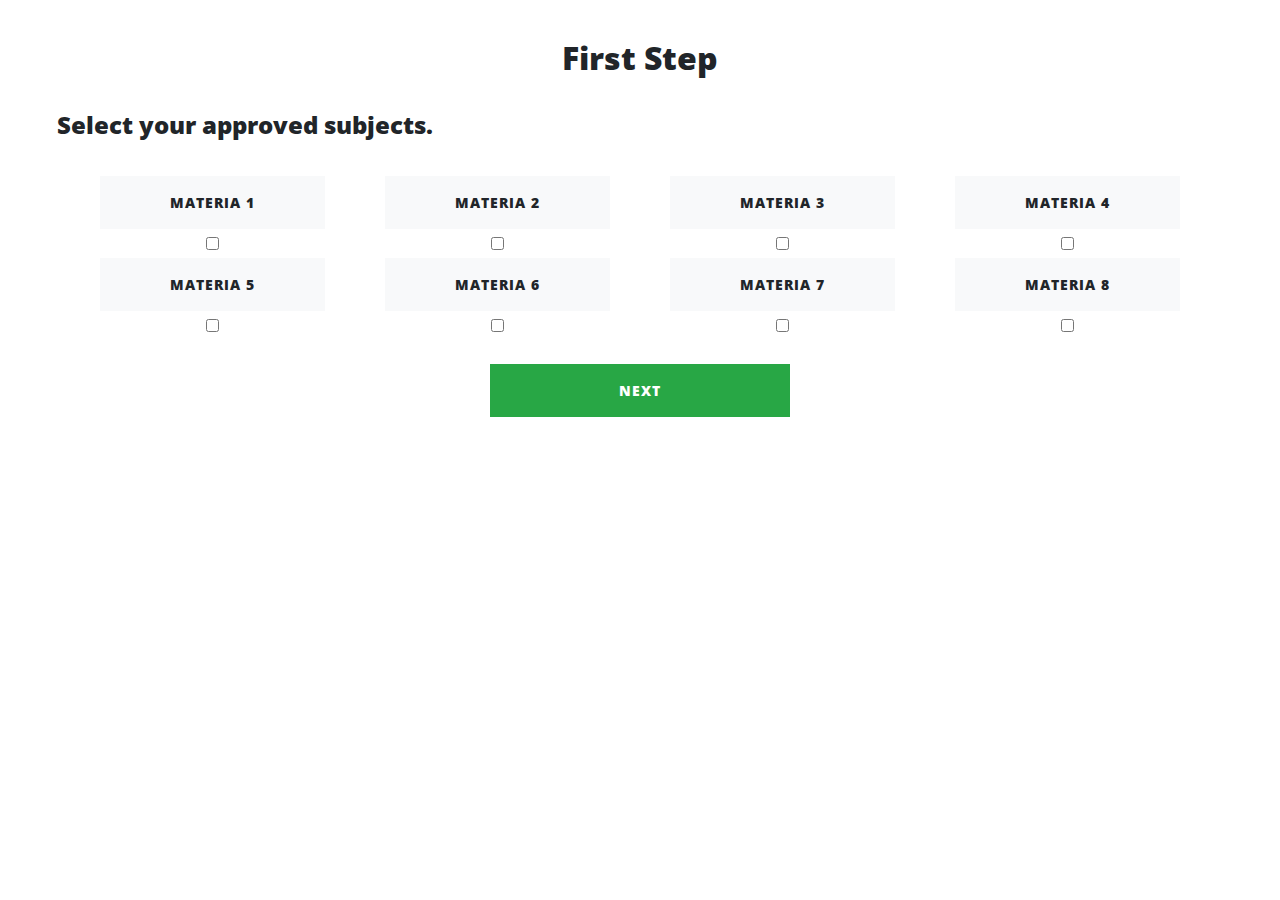
<file: materias.html>
<!DOCTYPE html>
<html>

<head>
    <meta charset="utf-8">
    <meta name="viewport" content="width=device-width, initial-scale=1.0, shrink-to-fit=no">
    <title>teachmatch</title>
    <link rel="stylesheet" href="assets/bootstrap/css/bootstrap.min.css">
    <link rel="stylesheet" href="https://fonts.googleapis.com/css?family=Open+Sans:300italic,400italic,600italic,700italic,800italic,400,300,600,700,800">
    <link rel="stylesheet" href="https://fonts.googleapis.com/css?family=Lora:400,700,400italic,700italic">
    <link rel="stylesheet" href="assets/fonts/font-awesome.min.css">
    <link rel="stylesheet" href="assets/fonts/ionicons.min.css">
    <link rel="stylesheet" href="assets/css/Login-Form-Clean.css">
    <link rel="stylesheet" href="assets/css/Login-Form-Dark.css">
    <link rel="stylesheet" href="assets/css/Registration-Form-with-Photo.css">
</head>

<body>
    <h2 class="text-center" style="height: 64px;margin-top: 39px;">First Step</h2>
    <h4 style="padding-left: 57px;padding-bottom: 28px;">Select your approved subjects.</h4>
    <div>
        <div class="container">
            <div class="row">
                <div class="col-md-3">
                    <div>
                        <form method="post" style="padding-right: 40;padding-left: 40;">
                            <div class="container d-block m-auto" style="max-width: 350px;margin-right: 20px;margin-left: 20px;"><button class="btn btn-light btn-block m-auto" id="bt1" type="button" onclick="chk_control(&#39;cbox1&#39;,this.id);" style="max-width: 269px;">Materia 1</button><input class="d-block m-auto" type="checkbox" id="cbox1" value="dsb1" style="height: 29px;"></div>
                        </form>
                    </div>
                </div>
                <div class="col-md-3">
                    <div>
                        <form method="post" style="padding-right: 40;padding-left: 40;">
                            <div class="container d-block m-auto" style="max-width: 350px;margin-right: 20px;margin-left: 20px;"><button class="btn btn-light btn-block m-auto" id="bt2" type="button" onclick="chk_control(&#39;cbox2&#39;,this.id);" style="max-width: 269px;">Materia 2</button><input class="d-block m-auto" type="checkbox" id="cbox2" value="dsb1" style="height: 29px;"></div>
                        </form>
                    </div>
                </div>
                <div class="col-md-3">
                    <div>
                        <form method="post" style="padding-right: 40;padding-left: 40;">
                            <div class="container d-block m-auto" style="max-width: 350px;margin-right: 20px;margin-left: 20px;"><button class="btn btn-light btn-block m-auto" id="bt3" type="button" onclick="chk_control(&#39;cbox3&#39;,this.id);" style="max-width: 269px;">Materia 3</button><input class="d-block m-auto" type="checkbox" id="cbox3" value="dsb1" style="height: 29px;"></div>
                        </form>
                    </div>
                </div>
                <div class="col-md-3">
                    <div>
                        <form method="post" style="padding-right: 40;padding-left: 40;">
                            <div class="container d-block m-auto" style="max-width: 350px;margin-right: 20px;margin-left: 20px;"><button class="btn btn-light btn-block m-auto" id="bt4" type="button" onclick="chk_control(&#39;cbox4&#39;,this.id);" style="max-width: 269px;">Materia 4</button><input class="d-block m-auto" type="checkbox" id="cbox4" value="dsb1" style="height: 29px;"></div>
                        </form>
                    </div>
                </div>
            </div>
        </div>
    </div>
    <div>
        <div class="container">
            <div class="row">
                <div class="col-md-3">
                    <div>
                        <form method="post" style="padding-right: 40;padding-left: 40;">
                            <div class="container d-block m-auto" style="max-width: 350px;margin-right: 20px;margin-left: 20px;"><button class="btn btn-light btn-block m-auto" id="bt5" type="button" onclick="chk_control(&#39;cbox5&#39;,this.id);" style="max-width: 269px;">Materia 5</button><input class="d-block m-auto" type="checkbox" id="cbox5" value="dsb1" style="height: 29px;"></div>
                        </form>
                    </div>
                </div>
                <div class="col-md-3">
                    <div>
                        <form method="post" style="padding-right: 40;padding-left: 40;">
                            <div class="container d-block m-auto" style="max-width: 350px;margin-right: 20px;margin-left: 20px;"><button class="btn btn-light btn-block m-auto" id="bt6" type="button" onclick="chk_control(&#39;cbox6&#39;,this.id);" style="max-width: 269px;">Materia 6</button><input class="d-block m-auto" type="checkbox" id="cbox6" value="dsb1" style="height: 29px;"></div>
                        </form>
                    </div>
                </div>
                <div class="col-md-3">
                    <div>
                        <form method="post" style="padding-right: 40;padding-left: 40;">
                            <div class="container d-block m-auto" style="max-width: 350px;margin-right: 20px;margin-left: 20px;"><button class="btn btn-light btn-block m-auto" id="bt7" type="button" onclick="chk_control(&#39;cbox7&#39;,this.id);" style="max-width: 269px;">Materia 7</button><input class="d-block m-auto" type="checkbox" id="cbox7" value="dsb1" style="height: 29px;"></div>
                        </form>
                    </div>
                </div>
                <div class="col-md-3">
                    <div>
                        <form method="post" style="padding-right: 40;padding-left: 40;">
                            <div class="container d-block m-auto" style="max-width: 350px;margin-right: 20px;margin-left: 20px;"><button class="btn btn-light btn-block m-auto" id="bt8" type="button" onclick="chk_control(&#39;cbox8&#39;,this.id);" style="max-width: 269px;">Materia 8</button><input class="d-block m-auto" type="checkbox" id="cbox8" value="dsb1" style="height: 29px;"></div>
                        </form>
                    </div>
                </div>
            </div>
        </div>
    </div>
    <div class="d-block m-auto" style="padding-top: 24px;">
        <div class="container"><button class="btn btn-success btn-block m-auto" type="submit" style="margin-top: 25px;max-width: 300px;min-width: 200px;">NEXT</button></div>
    </div>
    <script src="assets/js/jquery.min.js"></script>
    <script src="assets/bootstrap/js/bootstrap.min.js"></script>
    <script src="assets/js/buttonCheckbox.js"></script>
    <script src="assets/js/clean-blog.js"></script>
</body>

</html>
</file>
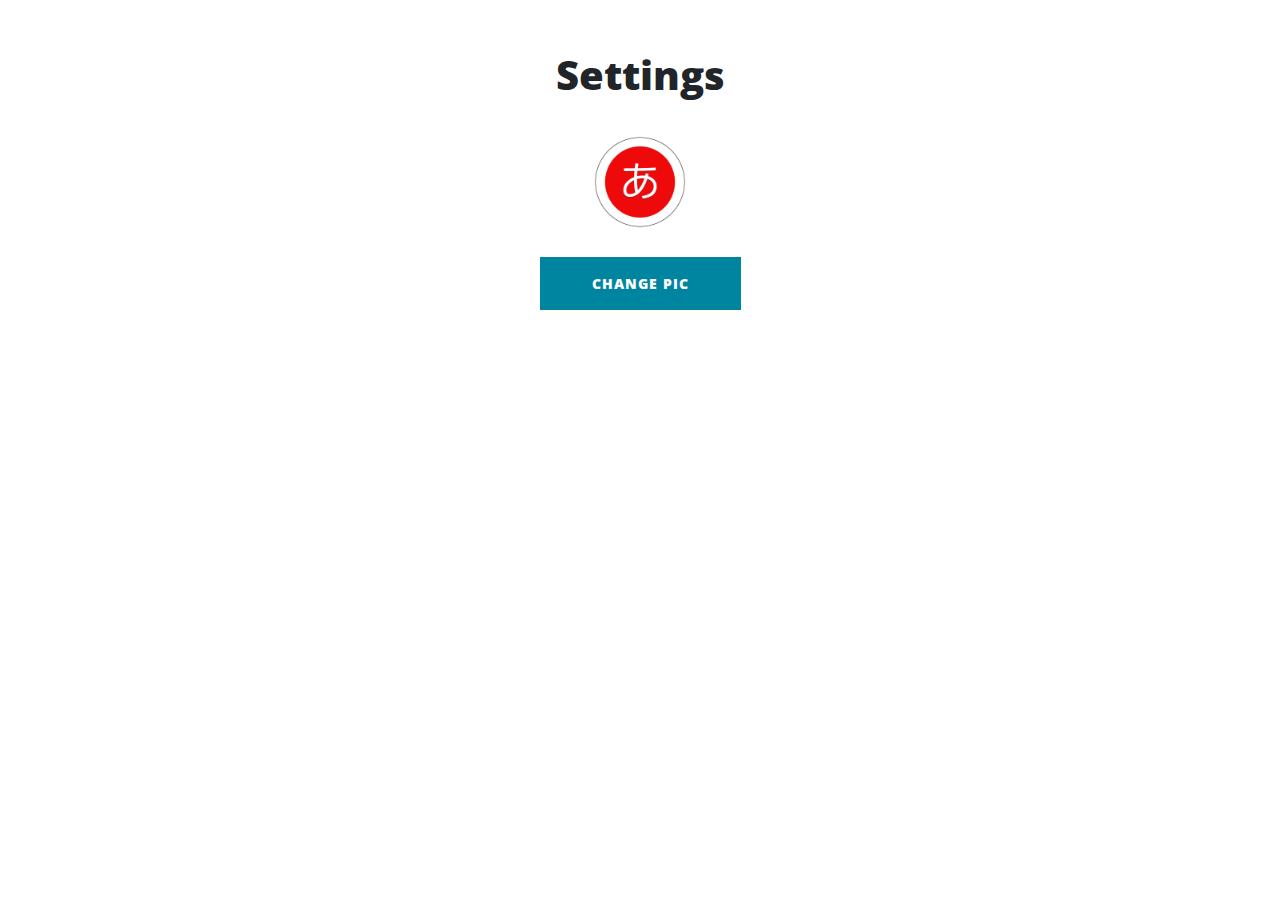
<file: settings.html>
<!DOCTYPE html>
<html>

<head>
    <meta charset="utf-8">
    <meta name="viewport" content="width=device-width, initial-scale=1.0, shrink-to-fit=no">
    <title>teachmatch</title>
    <link rel="stylesheet" href="assets/bootstrap/css/bootstrap.min.css">
    <link rel="stylesheet" href="https://fonts.googleapis.com/css?family=Open+Sans:300italic,400italic,600italic,700italic,800italic,400,300,600,700,800">
    <link rel="stylesheet" href="https://fonts.googleapis.com/css?family=Lora:400,700,400italic,700italic">
    <link rel="stylesheet" href="assets/fonts/font-awesome.min.css">
    <link rel="stylesheet" href="assets/fonts/ionicons.min.css">
    <link rel="stylesheet" href="assets/css/Login-Form-Clean.css">
    <link rel="stylesheet" href="assets/css/Login-Form-Dark.css">
    <link rel="stylesheet" href="assets/css/Registration-Form-with-Photo.css">
</head>

<body>
    <div>
        <h1 class="text-center" style="margin-top: 51px;">Settings</h1>
    </div>
    <div class="container"><img class="rounded-circle d-block m-auto" src="assets/img/newlogoBig.png" style="width: 100px;padding-bottom: 25px;padding-top: 25px;"><button class="btn btn-primary btn-block m-auto" type="button" style="max-width: 201px;">change pic</button></div>
    <script
        src="assets/js/jquery.min.js"></script>
        <script src="assets/bootstrap/js/bootstrap.min.js"></script>
        <script src="assets/js/buttonCheckbox.js"></script>
        <script src="assets/js/clean-blog.js"></script>
</body>

</html>
</file>
<file: assets/css/Login-Form-Clean.css>
.login-clean {
  background: #f1f7fc;
  padding: 80px 0;
}

.login-clean form {
  max-width: 320px;
  width: 90%;
  margin: 0 auto;
  background-color: #ffffff;
  padding: 40px;
  border-radius: 4px;
  color: #505e6c;
  box-shadow: 1px 1px 5px rgba(0,0,0,0.1);
}

.login-clean .illustration {
  text-align: center;
  padding: 0 0 20px;
  font-size: 100px;
  color: rgb(244,71,107);
}

.login-clean form .form-control {
  background: #f7f9fc;
  border: none;
  border-bottom: 1px solid #dfe7f1;
  border-radius: 0;
  box-shadow: none;
  outline: none;
  color: inherit;
  text-indent: 8px;
  height: 42px;
}

.login-clean form .btn-primary {
  background: #f4476b;
  border: none;
  border-radius: 4px;
  padding: 11px;
  box-shadow: none;
  margin-top: 26px;
  text-shadow: none;
  outline: none !important;
}

.login-clean form .btn-primary:hover, .login-clean form .btn-primary:active {
  background: #eb3b60;
}

.login-clean form .btn-primary:active {
  transform: translateY(1px);
}

.login-clean form .forgot {
  display: block;
  text-align: center;
  font-size: 12px;
  color: #6f7a85;
  opacity: 0.9;
  text-decoration: none;
}

.login-clean form .forgot:hover, .login-clean form .forgot:active {
  opacity: 1;
  text-decoration: none;
}
</file>
<file: assets/css/Login-Form-Dark.css>
.login-dark {
  height: 1000px;
  background: #475d62 url(../../assets/img/star-sky.jpg);
  background-size: cover;
  position: relative;
}

.login-dark form {
  max-width: 320px;
  width: 90%;
  background-color: #1e2833;
  padding: 40px;
  border-radius: 4px;
  transform: translate(-50%, -50%);
  position: absolute;
  top: 50%;
  left: 50%;
  color: #fff;
  box-shadow: 3px 3px 4px rgba(0,0,0,0.2);
}

.login-dark .illustration {
  text-align: center;
  padding: 15px 0 20px;
  font-size: 100px;
  color: #2980ef;
}

.login-dark form .form-control {
  background: none;
  border: none;
  border-bottom: 1px solid #434a52;
  border-radius: 0;
  box-shadow: none;
  outline: none;
  color: inherit;
}

.login-dark form .btn-primary {
  background: #214a80;
  border: none;
  border-radius: 4px;
  padding: 11px;
  box-shadow: none;
  margin-top: 26px;
  text-shadow: none;
  outline: none;
}

.login-dark form .btn-primary:hover, .login-dark form .btn-primary:active {
  background: #214a80;
  outline: none;
}

.login-dark form .forgot {
  display: block;
  text-align: center;
  font-size: 12px;
  color: #6f7a85;
  opacity: 0.9;
  text-decoration: none;
}

.login-dark form .forgot:hover, .login-dark form .forgot:active {
  opacity: 1;
  text-decoration: none;
}

.login-dark form .btn-primary:active {
  transform: translateY(1px);
}
</file>
<file: assets/css/Registration-Form-with-Photo.css>
.register-photo {
  background: #f1f7fc;
  padding: 80px 0;
}

.register-photo .image-holder {
  display: table-cell;
  width: auto;
  background: url(../../assets/img/meeting.jpg);
  background-size: cover;
}

.register-photo .form-container {
  display: table;
  max-width: 900px;
  width: 90%;
  margin: 0 auto;
  box-shadow: 1px 1px 5px rgba(0,0,0,0.1);
}

.register-photo form {
  display: table-cell;
  width: 400px;
  background-color: #ffffff;
  padding: 40px 60px;
  color: #505e6c;
}

@media (max-width:991px) {
  .register-photo form {
    padding: 40px;
  }
}

.register-photo form h2 {
  font-size: 24px;
  line-height: 1.5;
  margin-bottom: 30px;
}

.register-photo form .form-control {
  background: #f7f9fc;
  border: none;
  border-bottom: 1px solid #dfe7f1;
  border-radius: 0;
  box-shadow: none;
  outline: none;
  color: inherit;
  text-indent: 6px;
  height: 40px;
}

.register-photo form .form-check {
  font-size: 13px;
  line-height: 20px;
}

.register-photo form .btn-primary {
  background: #f4476b;
  border: none;
  border-radius: 4px;
  padding: 11px;
  box-shadow: none;
  margin-top: 35px;
  text-shadow: none;
  outline: none !important;
}

.register-photo form .btn-primary:hover, .register-photo form .btn-primary:active {
  background: #eb3b60;
}

.register-photo form .btn-primary:active {
  transform: translateY(1px);
}

.register-photo form .already {
  display: block;
  text-align: center;
  font-size: 12px;
  color: #6f7a85;
  opacity: 0.9;
  text-decoration: none;
}
</file>
